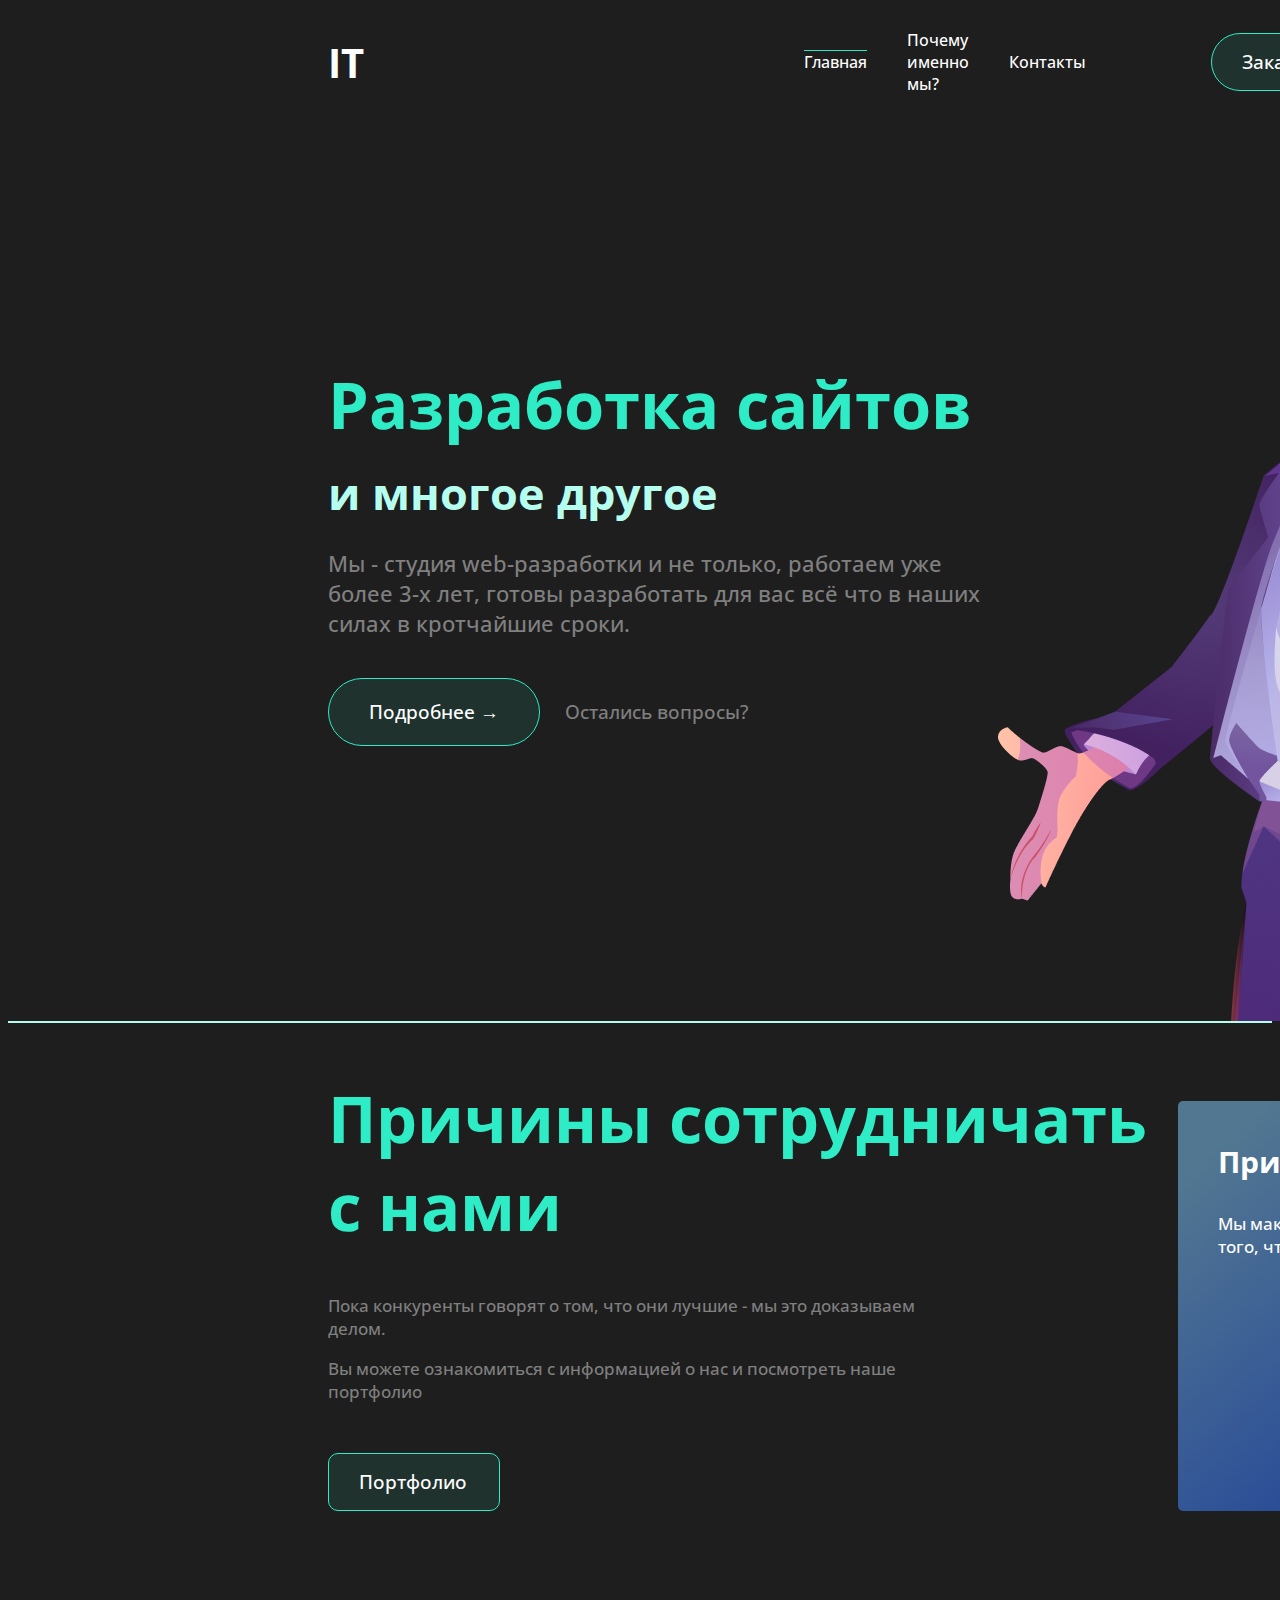
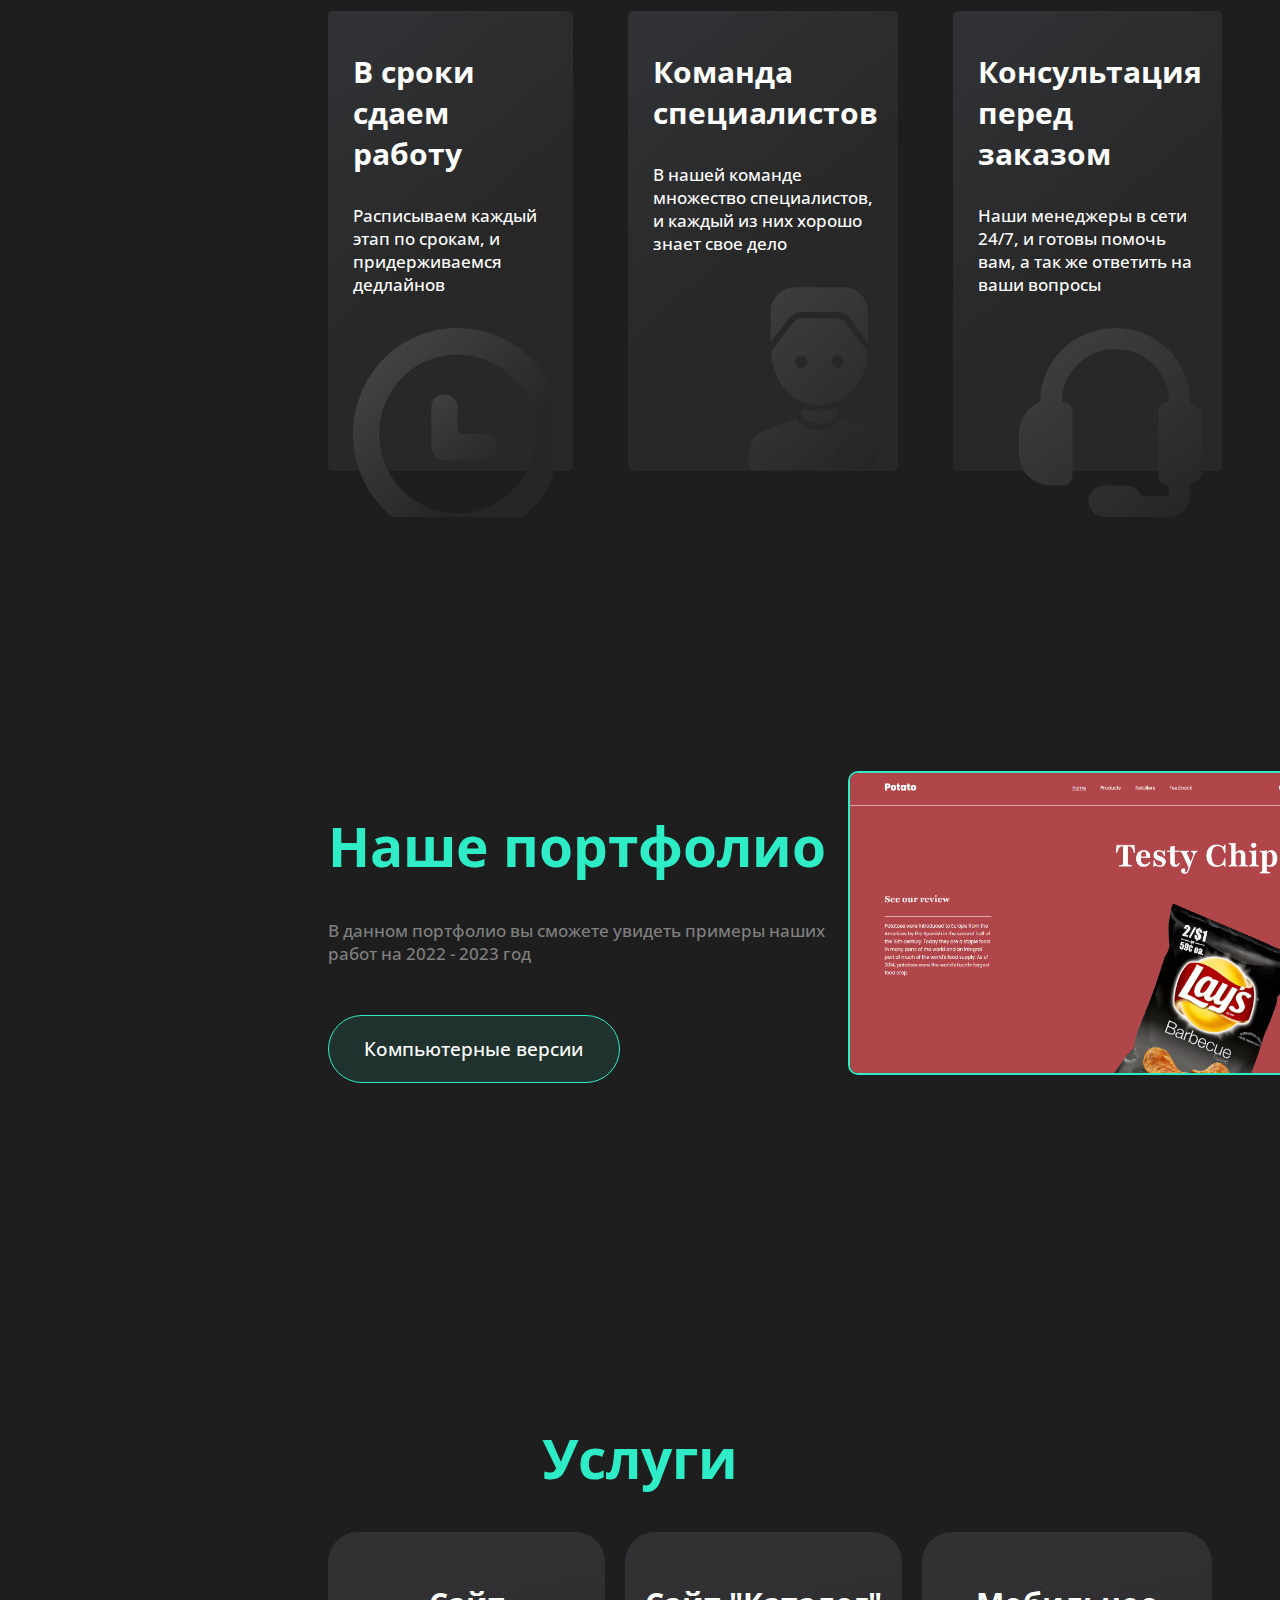
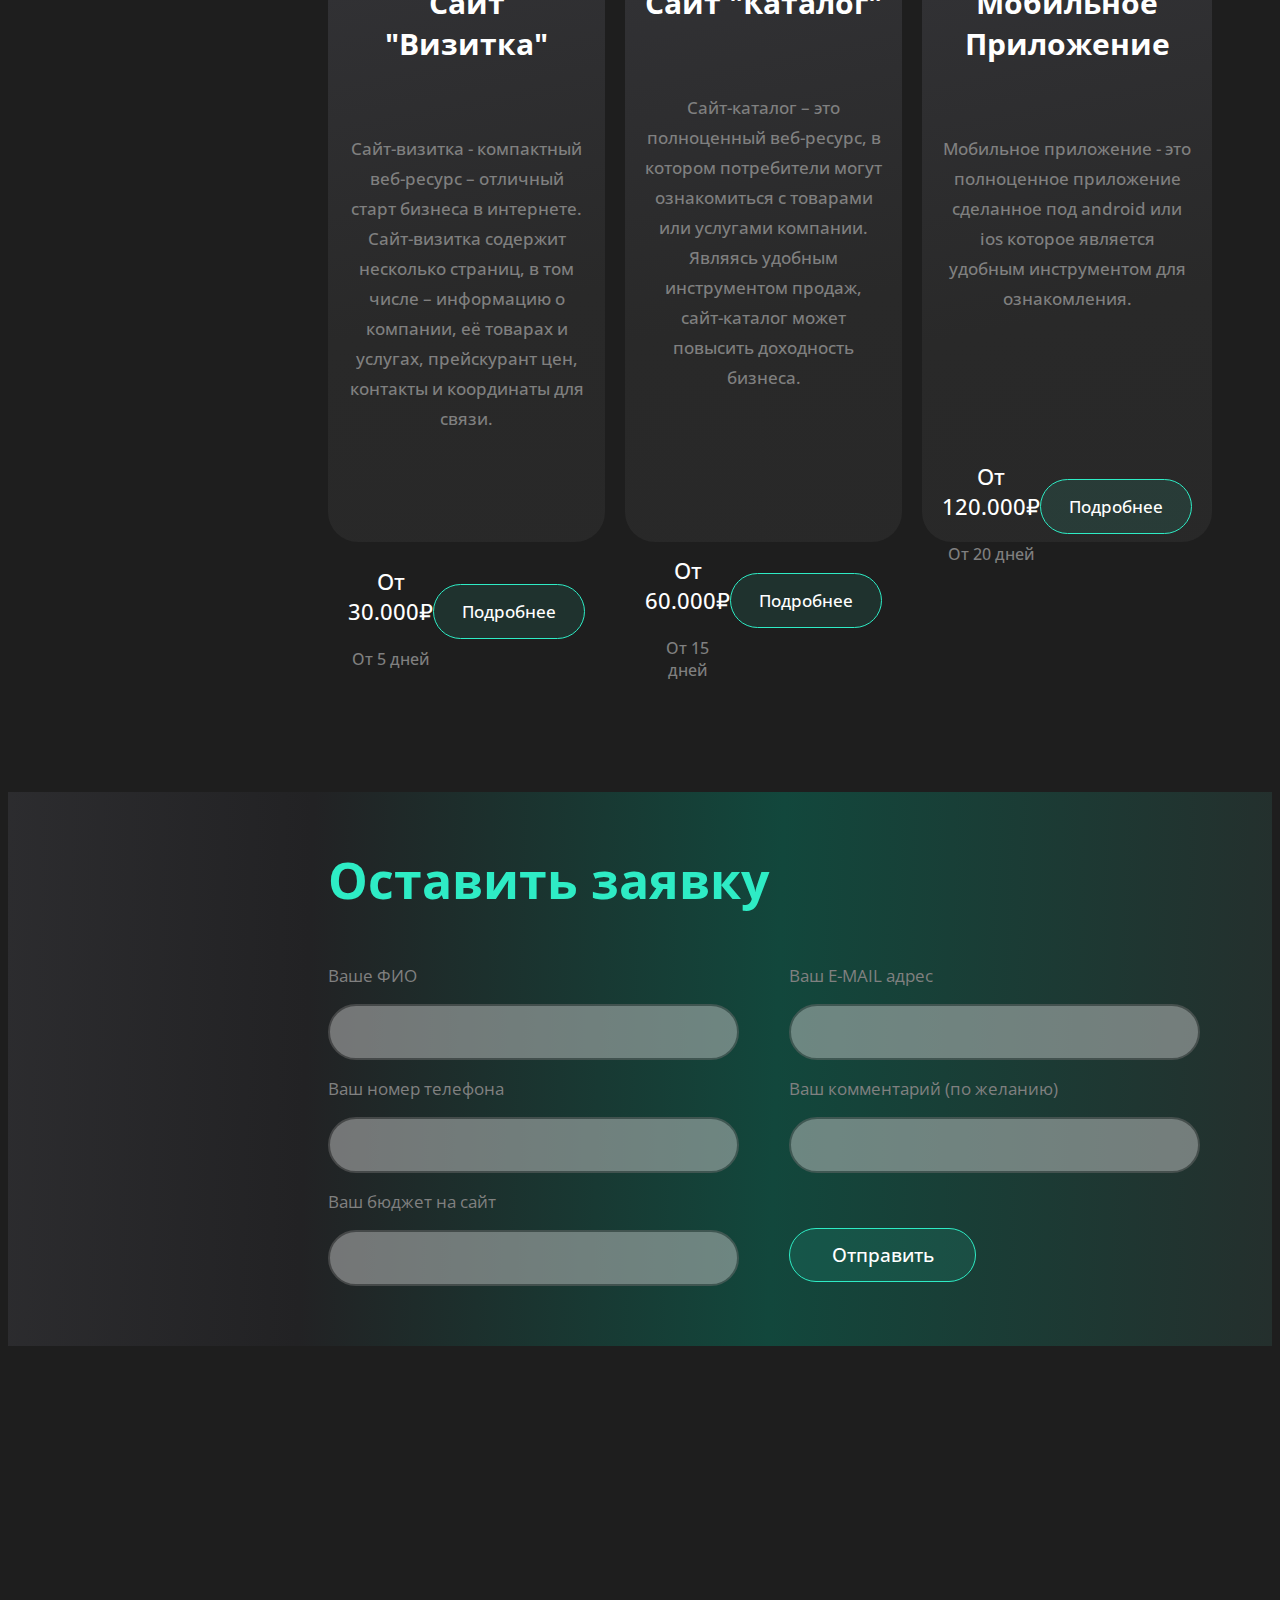
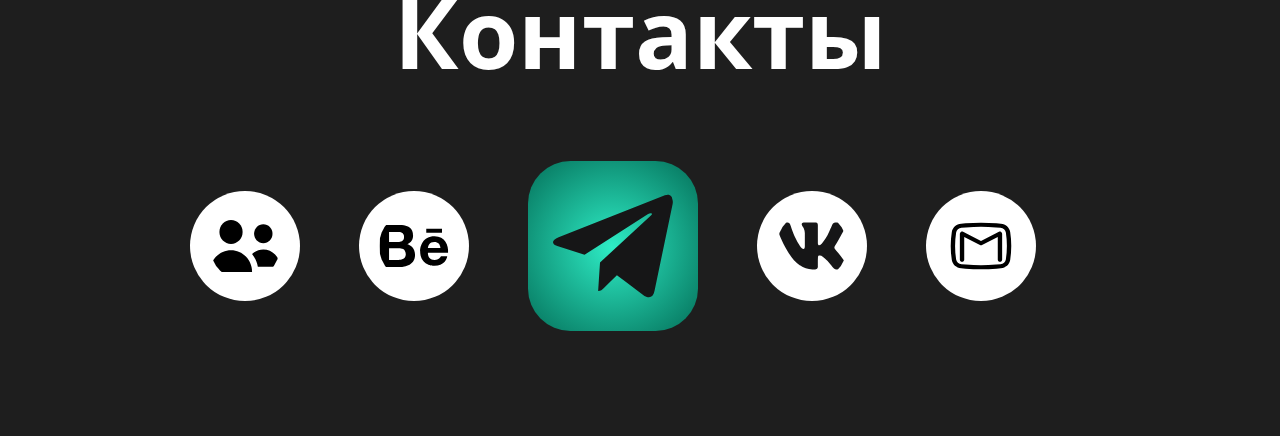
<file: index.html>
<!DOCTYPE html>
<html lang="en">
<head>
    <meta charset="UTF-8">
    <meta http-equiv="X-UA-Compatible" content="IE=edge">
    <meta name="viewport" content="width=device-width, initial-scale=1.0">

    <link rel="preconnect" href="https://fonts.googleapis.com">
    <link rel="preconnect" href="https://fonts.gstatic.com" crossorigin>
    <link href="https://fonts.googleapis.com/css2?family=Open+Sans:wght@400;500;600;700;800&display=swap" rel="stylesheet">

    <link rel="stylesheet" href="style.css">

    <title>IT</title>
</head>
<body>
    <div class="main">
        <header class="header">
            <div class="header-container">
                <div class="h1-container">
                    <h1 class="h1-content">IT</h1>
                </div>
                <ul class="ul-container">
                    <li class="li-container">
                        <a href="" class="a-content">
                            Главная
                        </a>
                    </li>

                    <li class="li-container">
                        <a href="#plus" class="a-content1">
                            Почему именно мы?
                        </a>
                    </li>

                    <li class="li-container">
                        <a href="#contacts" class="a-content1">
                            Контакты
                        </a>
                    </li>
                </ul>

                <div class="button-container">
                    <a href="#order" class="button-content">Заказать</a>
                </div>

            </div>
        </header>

        <div class="main-2">
            <div class="main-2-container-text">
                <div class="text-container">
                <div class="text-content-h">
                    <h1 class="main-2-h1">Разработка сайтов</h1>
                    <h2 class="main-2-h2">и многое другое</h2>
                </div>

                <div class="text-content-p">
                    <p>
                        Мы - студия web-разработки 
                        и не только, работаем уже 
                        более 3-х лет, готовы разработать 
                        для вас всё что в наших силах 
                        в кротчайшие сроки.
                    </p>
                </div>
                </div>

                <div class="main-2-button-container">
                    <div class="button-1">
                        <a href="#plus" class="button-content-1">Подробнее →</a>
                    </div>

                    <div class="button-2">
                        <a href="" class="button-content-2">Остались вопросы?</a>
                    </div>
                        
                </div>
            </div>

            <div class="main-2-img">
                <img src="img/man.png" alt="">
            </div>
        </div>

        <hr class="hr" size="2" color="#B5FEEF">

        <div class="main-3">
            <div class="main-3-content-container">

            
            <div class="main-3-container-text">
                <div class="text-container-3" id="plus">
                    <div class="text-content-h-3">
                        <h1 class="main-2-h1">Причины сотрудничать с нами</h1>
                        <div class="text-content-p-3">
                            <p>
                                Пока конкуренты говорят о том, 
                                что они лучшие - мы это доказываем делом.
                            </p>
                            <p>
                                Вы можете ознакомиться с информацией 
                                о нас и посмотреть наше портфолио
                            </p>
                        </div>
                    </div>
                </div>
                <div class="main-3-button-container">
                    <div class="button-3">
                        <a href="#portfolio" class="button-content-3">Портфолио</a>
                    </div>
                </div>
                
            </div>  

            <div class="card-container">
                <div class="card">
                    <h3 class="card-h3">Приемлимые цены</h3>
                    <p class="card-p">
                        Мы максимально оптимизируем 
                        наш труд, для того, чтобы 
                        цены были доступными
                    </p>
                    <div class="card-img">
                        <img src="svg/Vector.svg">
                    </div>
                </div>
            </div>
    </div>

    <div class="cards-container-2">
        <div class="card2">
            <div class="card2-content">
                <h3 class="card-h3">В сроки сдаем работу</h3>
                <p class="card-p">
                    Расписываем каждый этап 
                    по срокам, и придерживаемся 
                    дедлайнов
                </p>
                <div class="card-img">
                    <img src="svg/Group 15.svg">
                </div>
            </div>
        </div>

        <div class="card2">
            <div class="card2-content">
                <h3 class="card-h3">Команда специалистов</h3>
                <p class="card-p">
                    В нашей команде множество 
                    специалистов, и каждый 
                    из них хорошо знает свое дело
                </p>
                <div class="card-img">
                    <img src="svg/Vector (1).svg">
                </div>
            </div>
        </div>

        <div class="card2">
            <div class="card2-content">
                <h3 class="card-h3">Консультация перед заказом</h3>
                <p class="card-p">
                    Наши менеджеры в сети 24/7,
                    и готовы помочь вам, 
                    а так же ответить на ваши вопросы
                </p>
                <div class="card-img">
                    <img src="svg/Vector (2).svg">
                </div>
            </div>
        </div>

    </div>

</div>

    <div class="main-4" id="portfolio">
        <div class="main-4-container-2" >
            <div class="main-4-container">
                <div class="main-4-container-text">
                    <div class="main-4-container-h">
                        <h1 class="main-4-h1">Наше портфолио</h1>
                    </div>
                    <div class="main-4-container-p">
                        <p class="main-4-p">
                            В данном портфолио вы сможете
                            увидеть примеры наших работ на 2022 - 2023 год
                        </p>
                    </div>
                </div>
        
                <div class="main-4-button-container">
                    <div class="main-4-button-1">
                        <a href="Сайт/index.html" class="button-content-4">Компьютерные версии</a>
                    </div>
                </div>
            </div>
            <div class="main-4-img-container">
                <img class="main-4-img" src="img/p.png">
            </div>
        </div>
    </div>

    <div class="main-5">
        <div class="main-5-container-2" id="order">
            <div class="main-5-container">
                <div class="main-5-container-text">
                    <div class="main-5-container-h">
                        <h1 class="main-5-h1">Услуги</h1>
                    </div>
                </div>
            </div>

            <div class="cards-container-5">
                <div class="card-5">
                    <div class="card-text-container-5">
                    <h3 class="card-h3-5">Сайт "Визитка"</h3>
                    <p class="card-p-5">
                        Сайт-визитка - компактный веб-ресурс
                        – отличный старт бизнеса в интернете. 
                        Сайт-визитка содержит несколько страниц, 
                        в том числе – информацию о компании, её 
                        товарах и услугах, прейскурант цен, 
                        контакты и координаты для связи.
                    </p>
                </div>

                <div class="card-button-container">
                    <div class="card-button-text-content">
                        <p class="p-main-5-button-container">От 30.000₽</p>
                        <p class="p-main-5-button-container2">От 5 дней</p>
                    </div>
                    <div class="button-content-main-5">
                        <a href="example1.html" target="_blank" class="button-content-5">Подробнее</a>
                    </div>
                </div>
            </div>
            <div class="card-5">
                <div class="card-text-container-5">
                <h3 class="card-h3-5">Сайт "Каталог"</h3>
                <p class="card-p-5">
                    Сайт-каталог – это полноценный веб-ресурс, 
                    в котором потребители могут ознакомиться 
                    с товарами или услугами компании. Являясь 
                    удобным инструментом продаж, сайт-каталог 
                    может повысить доходность бизнеса.
                </p>
            </div>

            <div class="card-button-container1">
                <div class="card-button-text-content">
                    <p class="p-main-5-button-container">От 60.000₽</p>
                    <p class="p-main-5-button-container2">От 15 дней</p>
                </div>
                <div class="button-content-main-5">
                    <a href="example2.html" target="_blank" class="button-content-5">Подробнее</a>
                </div>
            </div>
            </div>

            <div class="card-5">
                <div class="card-text-container-5">
                <h3 class="card-h3-5">Мобильное Приложение</h3>
                <p class="card-p-5">
                    Мобильное приложение - это полноценное приложение
                    сделанное под android или ios которое является удобным
                    инструментом для ознакомления.
                </p>
            </div>

            <div class="card-button-container2">
                <div class="card-button-text-content">
                    <p class="p-main-5-button-container">От 120.000₽</p>
                    <p class="p-main-5-button-container2">От 20 дней</p>
                </div>
                <div class="button-content-main-5">
                    <a href="example3.html" target="_blank" class="button-content-5">Подробнее</a>
                </div>
            </div>
            </div>
        </div>
    </div>
    </div>

    <footer class="footer" id="application">
        <form action="">
            <h1 class="footer-h1">Оставить заявку</h1>
            <div class="footer-main">


            <div class="main-footer-container">
                <div class="footer-input-text-user">
                    <h3 class="footer-input-h3">Ваше ФИО</h3>
                    <input type="text" class="footer-input-text">
                </div>
    
                <div class="footer-input-text-number">
                    <h3 class="footer-input-h3">Ваш номер телефона</h3>
                    <input type="tel" class="footer-input-text">
                </div>
    
                <div class="footer-input-text-money">
                    <h3 class="footer-input-h3">Ваш бюджет на сайт</h3>
                    <input type="text" class="footer-input-text">
                </div>
            </div>

            <div class="main2-footer-container">
                <div class="footer-input-text-user">
                    <h3 class="footer-input-h3">Ваш E-MAIL адрес</h3>
                    <input type="text" class="footer-input-text">
                </div>
    
                <div class="footer-input-text-number">
                    <h3 class="footer-input-h3">Ваш комментарий (по желанию)</h3>
                    <input type="tel" class="footer-input-text">
                </div>

                <div class="footer-button">
                    <a href="" class="button-content-6">Отправить</a>
                </div>
            </div>
        </div>
        </form>
    </footer>

    <footer class="footer-2">
        <div id="contacts">
            <h1 class="footer-2-h1">Контакты</h1>
        </div>

        <div class="footer-2-img">
            <img class="img-contact" src="svg/Group.svg">
            <img class="img-contact" src="svg/Vector (3).svg">
            <img class="img-contact-1" src="svg/Telegram.svg">
            <img class="img-contact" src="svg/Vector (4).svg">
            <img class="img-contact" src="svg/gmail-svgrepo-com 1.svg">
        </div>
        
    </footer>
</body> 
</html>

<!-- https://www.figma.com/file/ZRawy7970vwUWhiEQ3cekz/Untitled-(Copy)?type=design&node-id=0-1&t=0GCmTn3XZnlbgDU2-0 -->
</file>
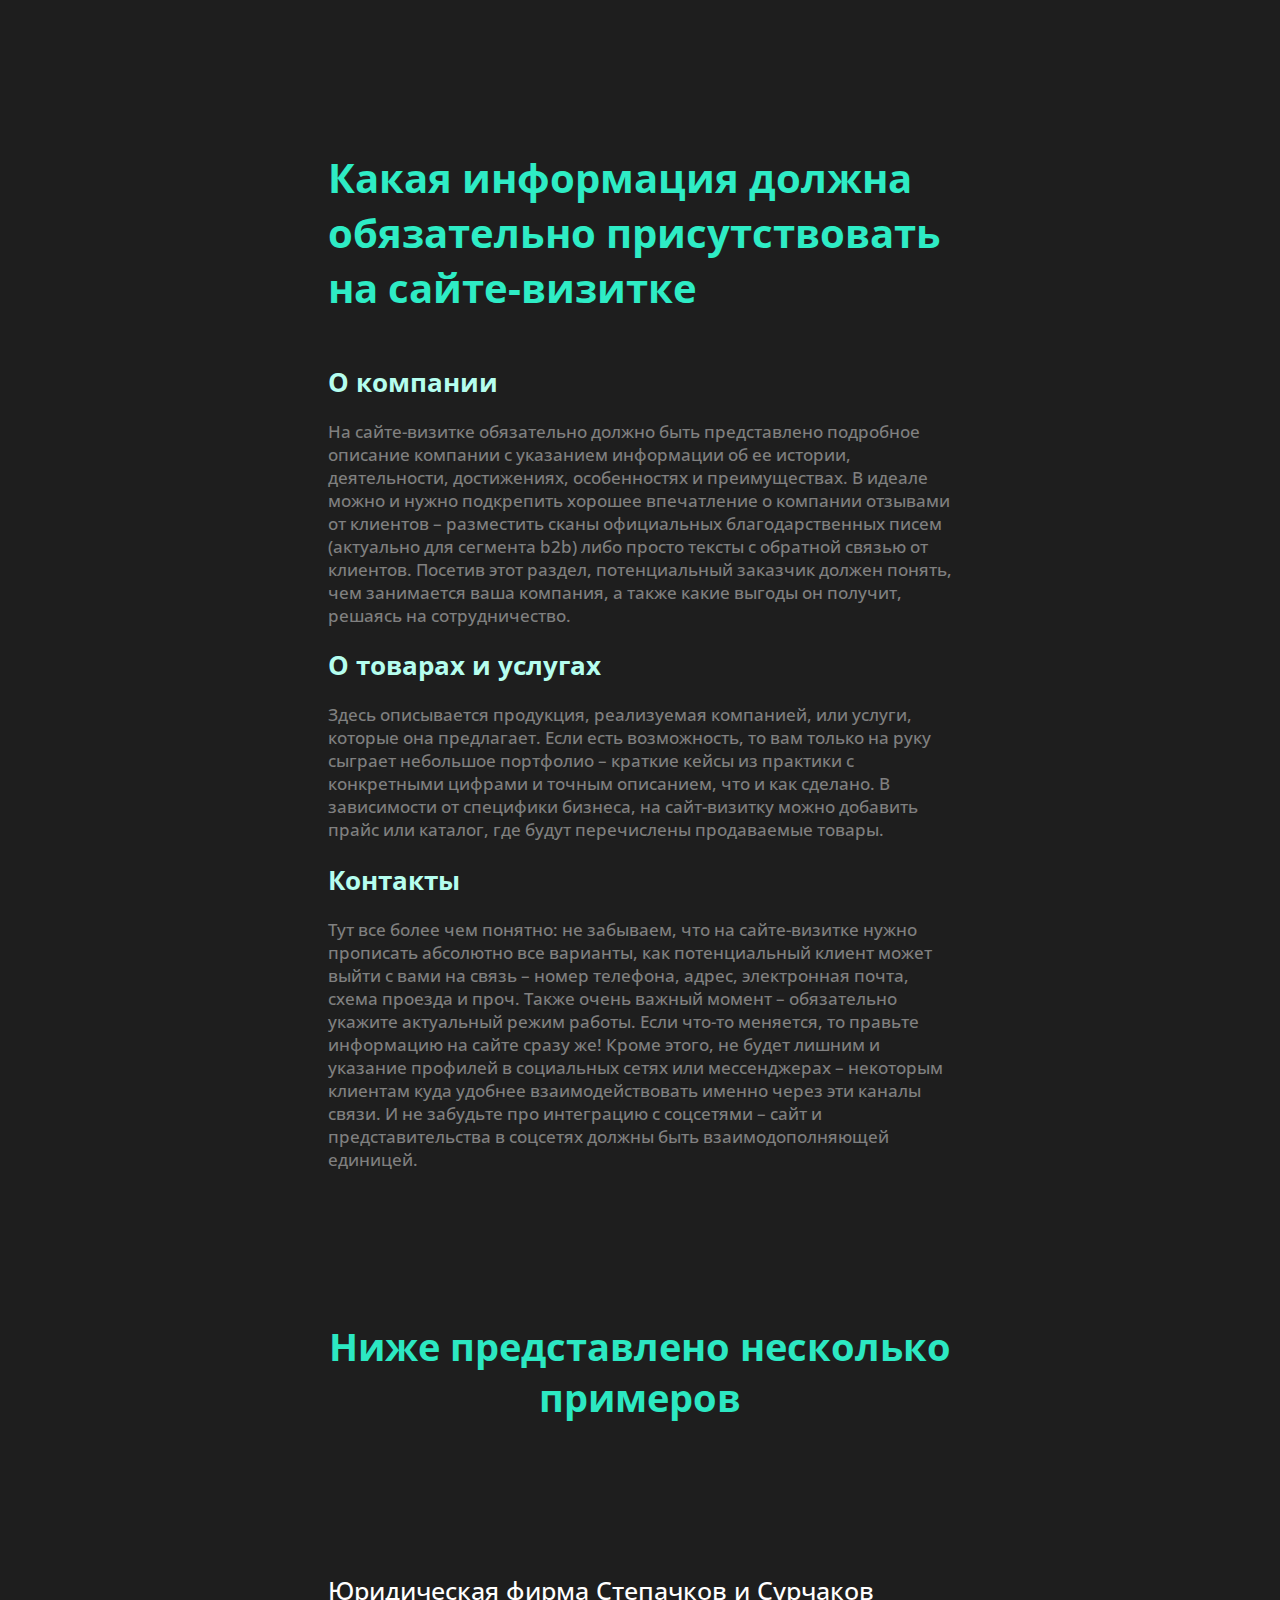
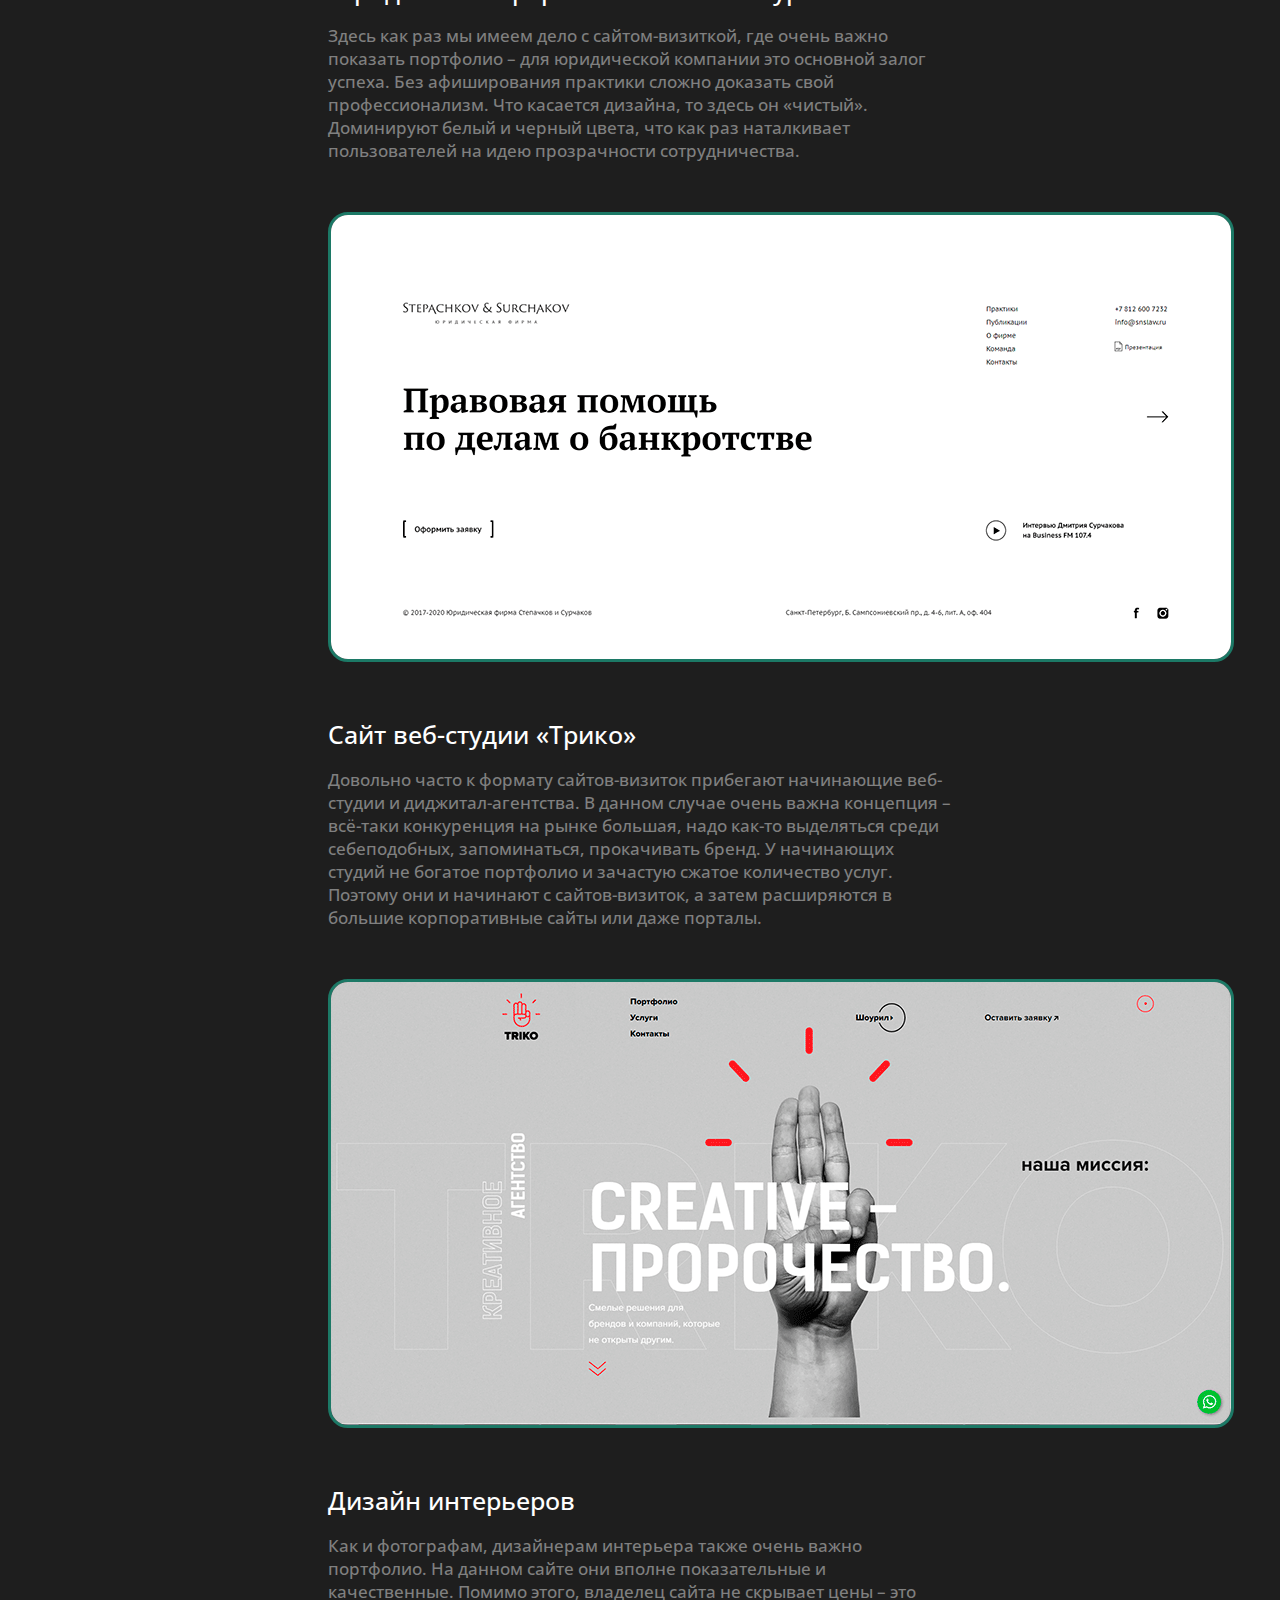
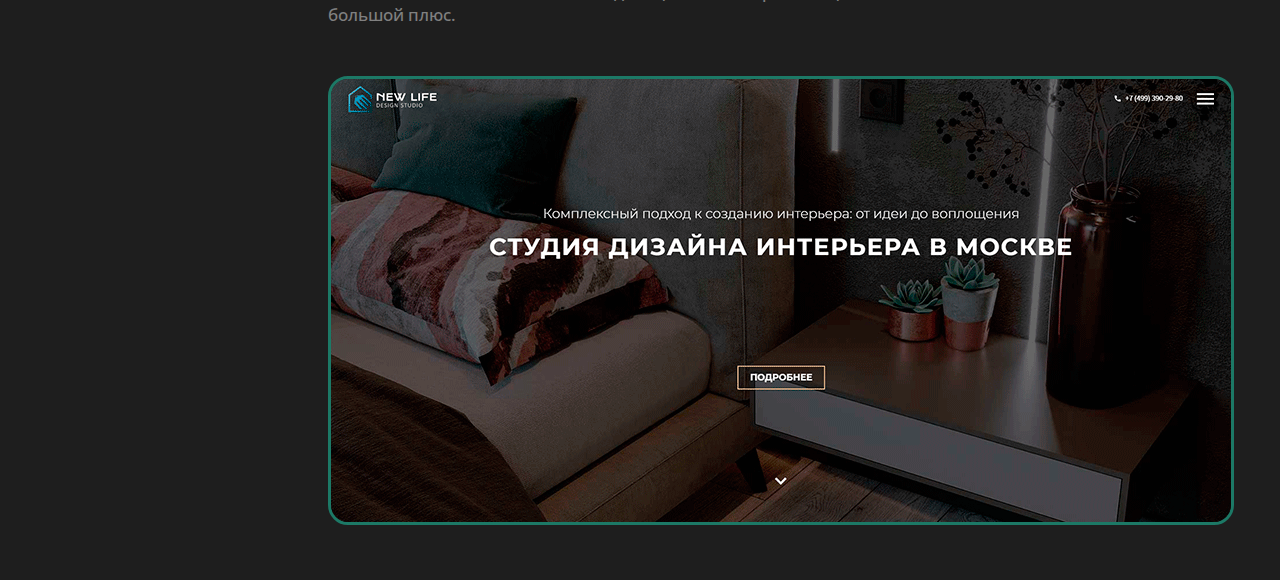
<file: example1.html>
<!DOCTYPE html>
<html lang="en">
<head>
    <meta charset="UTF-8">
    <meta http-equiv="X-UA-Compatible" content="IE=edge">
    <meta name="viewport" content="width=device-width, initial-scale=1.0">

    <link rel="preconnect" href="https://fonts.googleapis.com">
    <link rel="preconnect" href="https://fonts.gstatic.com" crossorigin>
    <link href="https://fonts.googleapis.com/css2?family=Open+Sans:wght@400;500;600;700;800&display=swap" rel="stylesheet">
    
    <link rel="stylesheet" href="style2.css">
    
    <title>Сайт "Визитка"</title>
</head>

<body>

    <div class="main2">
        <div class="h1-container-2">
            <h1>
                Какая информация должна 
                обязательно присутствовать 
                на сайте-визитке
            </h1>
        </div>
        <div class="h2-container">
            <h2>О компании</h2>
        </div>
        <div class="p-container">
            <p>
                На сайте-визитке 
                обязательно должно быть 
                представлено подробное описание 
                компании с указанием информации 
                об ее истории, деятельности, 
                достижениях, особенностях и 
                преимуществах. В идеале можно 
                и нужно подкрепить хорошее впечатление 
                о компании отзывами от клиентов – разместить 
                сканы официальных благодарственных писем 
                (актуально для сегмента b2b) либо просто 
                тексты с обратной связью от клиентов. 
                Посетив этот раздел, потенциальный заказчик 
                должен понять, чем занимается ваша компания, 
                а также какие выгоды он получит, решаясь на 
                сотрудничество.
            </p>
        </div>
        <div class="h2-container">
            <h2>О товарах и услугах</h2>
        </div>

        <div class="p-container">
            <p>
                Здесь описывается продукция, 
                реализуемая компанией, или услуги, 
                которые она предлагает. Если есть 
                возможность, то вам только на руку 
                сыграет небольшое портфолио – краткие 
                кейсы из практики с конкретными цифрами
                и точным описанием, что и как сделано. 
                В зависимости от специфики бизнеса, на 
                сайт-визитку можно добавить прайс или каталог, 
                где будут перечислены продаваемые товары.
            </p>
        </div>

        <div class="h2-container">
            <h2>Контакты</h2>
        </div>

        <div class="p-container">
            <p>
                Тут все более чем понятно: 
                не забываем, что на сайте-визитке 
                нужно прописать абсолютно все варианты, 
                как потенциальный клиент может выйти с 
                вами на связь – номер телефона, адрес, 
                электронная почта, схема проезда и проч. 
                Также очень важный момент – обязательно 
                укажите актуальный режим работы. Если что-то 
                меняется, то правьте информацию на сайте сразу 
                же! Кроме этого, не будет лишним и указание профилей 
                в социальных сетях или мессенджерах – некоторым клиентам 
                куда удобнее взаимодействовать именно через эти каналы 
                связи. И не забудьте про интеграцию с соцсетями – сайт 
                и представительства в соцсетях должны быть 
                взаимодополняющей единицей.
            </p>
        </div>

        <div class="h2-container-2">
            <h2>Ниже представлено несколько примеров</h2>
        </div>

        <div class="img-example">
            <div class="example-1">
                <a class="a-link" target="_blank" href="https://snslaw.ru/">Юридическая фирма Степачков и Сурчаков</a>
                <p class="img-p-content">
                    Здесь как раз мы имеем дело с 
                    сайтом-визиткой, где очень важно 
                    показать портфолио – для юридической 
                    компании это основной залог успеха. 
                    Без афиширования практики сложно доказать 
                    свой профессионализм. Что касается дизайна, 
                    то здесь он «чистый». Доминируют белый и 
                    черный цвета, что как раз наталкивает 
                    пользователей на идею прозрачности сотрудничества.
                </p>
                <div class="img-container">
                    <img src="img/site-visit-2.webp" class="img-center">
                </div>
            </div>
            
            <div class="example-2">
                <a class="a-link" target="_blank" href="https://triko.agency/">Сайт веб-студии «Трико»</a>
                <p class="img-p-content">
                    Довольно часто к формату сайтов-визиток 
                    прибегают начинающие веб-студии и 
                    диджитал-агентства. В данном случае 
                    очень важна концепция – всё-таки 
                    конкуренция на рынке большая, надо 
                    как-то выделяться среди себеподобных, 
                    запоминаться, прокачивать бренд. У начинающих 
                    студий не богатое портфолио и зачастую сжатое 
                    количество услуг. Поэтому они и начинают с 
                    сайтов-визиток, а затем расширяются в большие 
                    корпоративные сайты или даже порталы.
                </p>
                <div class="img-container">
                    <img src="img/site-visit-5.webp" class="img-center">
                </div>
            </div>

            <div class="example-3">
                <a class="a-link" target="_blank" href="https://designinterior.moscow/">Дизайн интерьеров</a>
                <p class="img-p-content">
                    Как и фотографам, дизайнерам интерьера 
                    также очень важно портфолио. На данном 
                    сайте они вполне показательные и качественные. 
                    Помимо этого, владелец сайта не скрывает цены 
                    – это большой плюс.
                </p>
                <div class="img-container">
                    <img src="img/site-visit-8.webp" class="img-center">
                </div>
            </div>
        </div>
    </div>

</body>
</html>
</file>
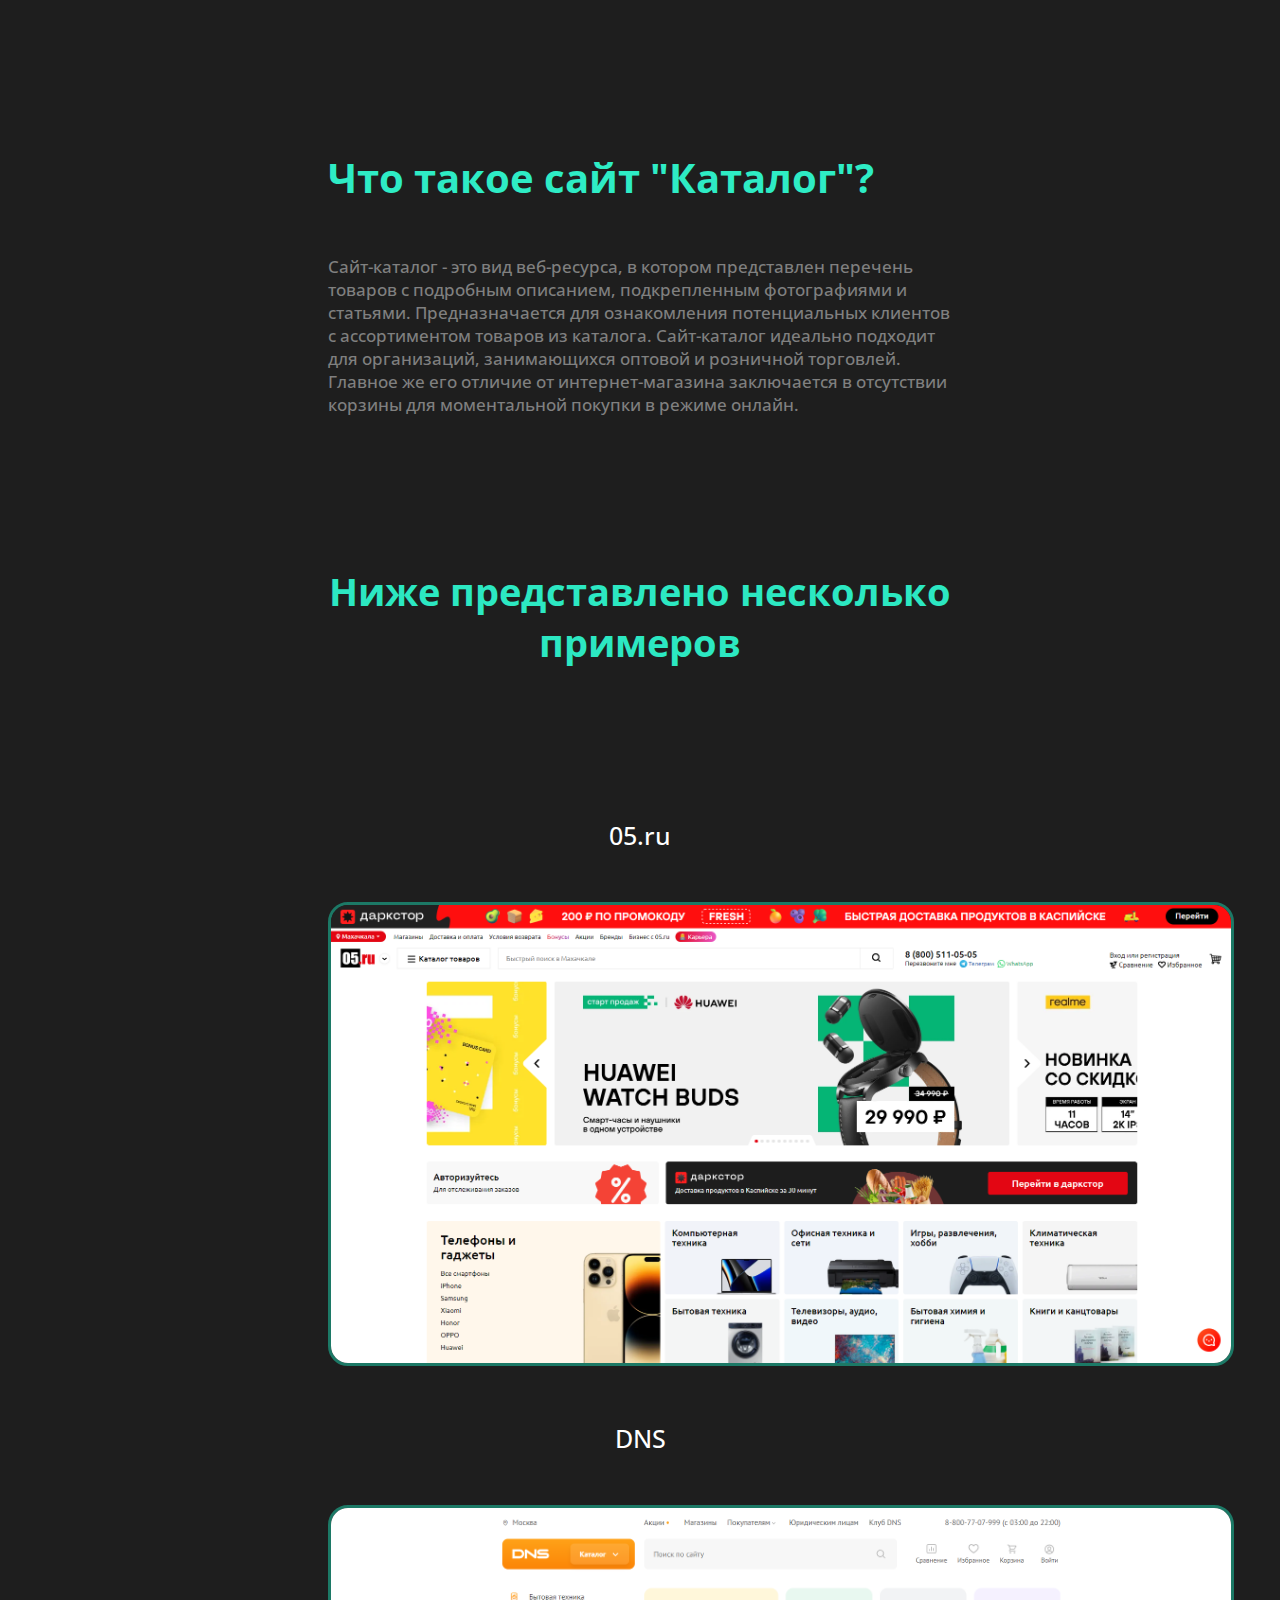
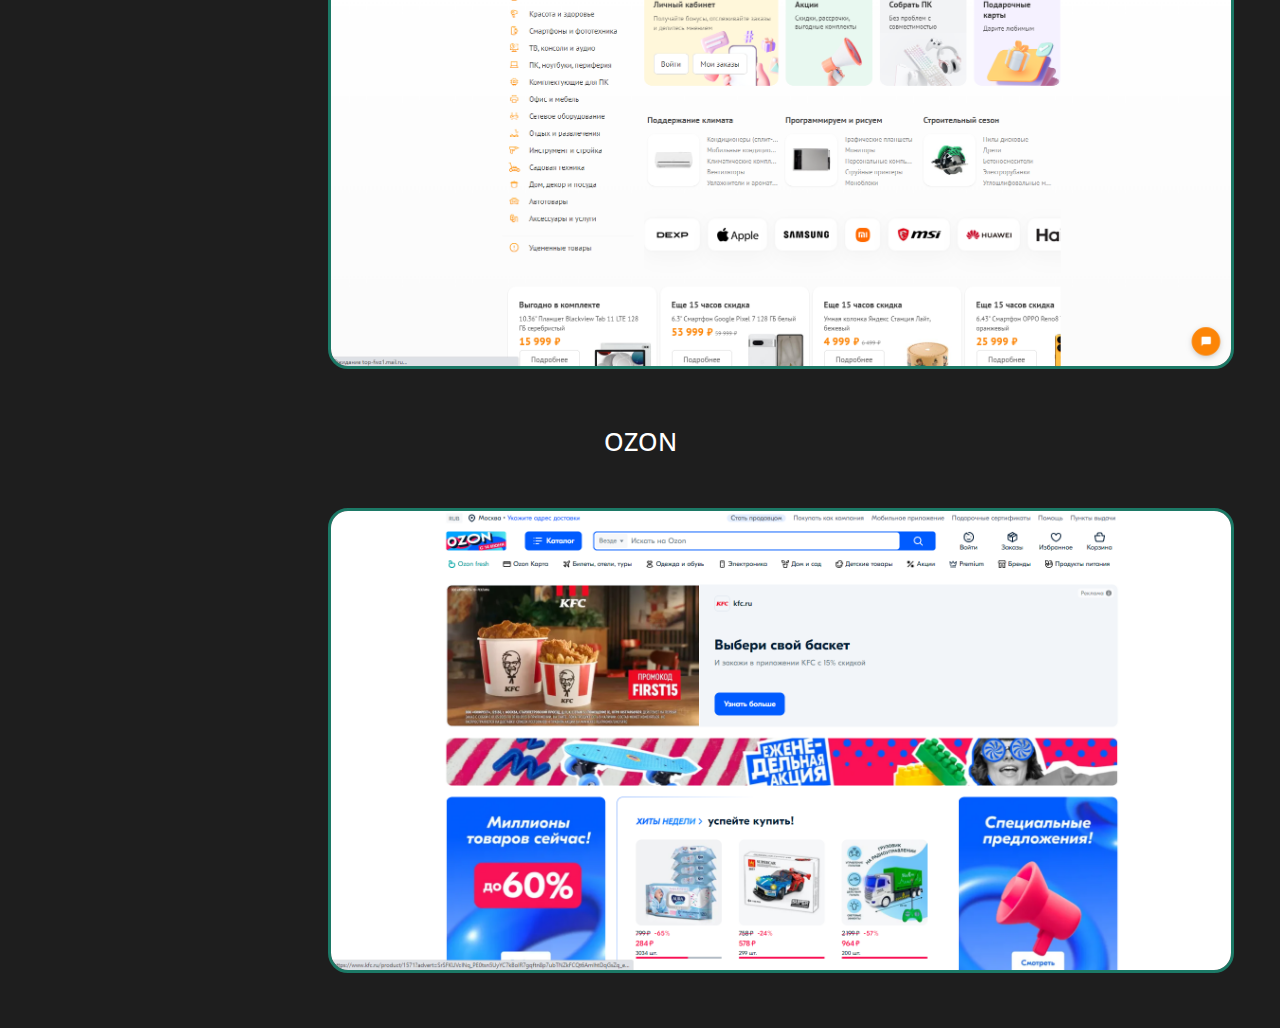
<file: example2.html>
<!DOCTYPE html>
<html lang="en">
<head>
    <meta charset="UTF-8">
    <meta http-equiv="X-UA-Compatible" content="IE=edge">
    <meta name="viewport" content="width=device-width, initial-scale=1.0">
    
    <link rel="preconnect" href="https://fonts.googleapis.com">
    <link rel="preconnect" href="https://fonts.gstatic.com" crossorigin>
    <link href="https://fonts.googleapis.com/css2?family=Open+Sans:wght@400;500;600;700;800&display=swap" rel="stylesheet">

    <link rel="stylesheet" href="style3.css">
    
    <title>Сайт "Каталог"</title>
</head>
<body>
    <div class="main2">
        <div class="h1-container-2">
            <h1>
                Что такое сайт "Каталог"?
            </h1>
        </div>
        <div class="p-container">
            <p>
                Сайт-каталог - это вид веб-ресурса, в 
                котором представлен перечень товаров с 
                подробным описанием, подкрепленным фотографиями 
                и статьями. Предназначается для ознакомления 
                потенциальных клиентов с ассортиментом товаров 
                из каталога. Сайт-каталог идеально подходит 
                для организаций, занимающихся оптовой и розничной 
                торговлей. Главное же его отличие от 
                интернет-магазина заключается в отсутствии 
                корзины для моментальной покупки в режиме онлайн.
            </p>
        </div>

        <div class="h2-container-2">
            <h2>Ниже представлено несколько примеров</h2>
        </div>
        
        <div class="img-example">
            <div class="example-1">
                <a class="a-link" target="_blank" href="https://05.ru/">05.ru</a>

                <div class="img-container">
                    <img src="img/1.png" class="img-center-1">
                </div>
            </div>
            
            <div class="example-2">
                <a class="a-link" target="_blank" href="https://www.dns-shop.ru/">DNS</a>
                <div class="img-container">
                    <img src="img/2.png" class="img-center-1">
                </div>
            </div>

            <div class="example-3">
                <a class="a-link" target="_blank" href="https://www.ozon.ru/">OZON</a>
                <div class="img-container">
                    <img src="img/3.png" class="img-center-1">
                </div>
            </div>
        </div>
    </div>
</body>
</html>
</file>
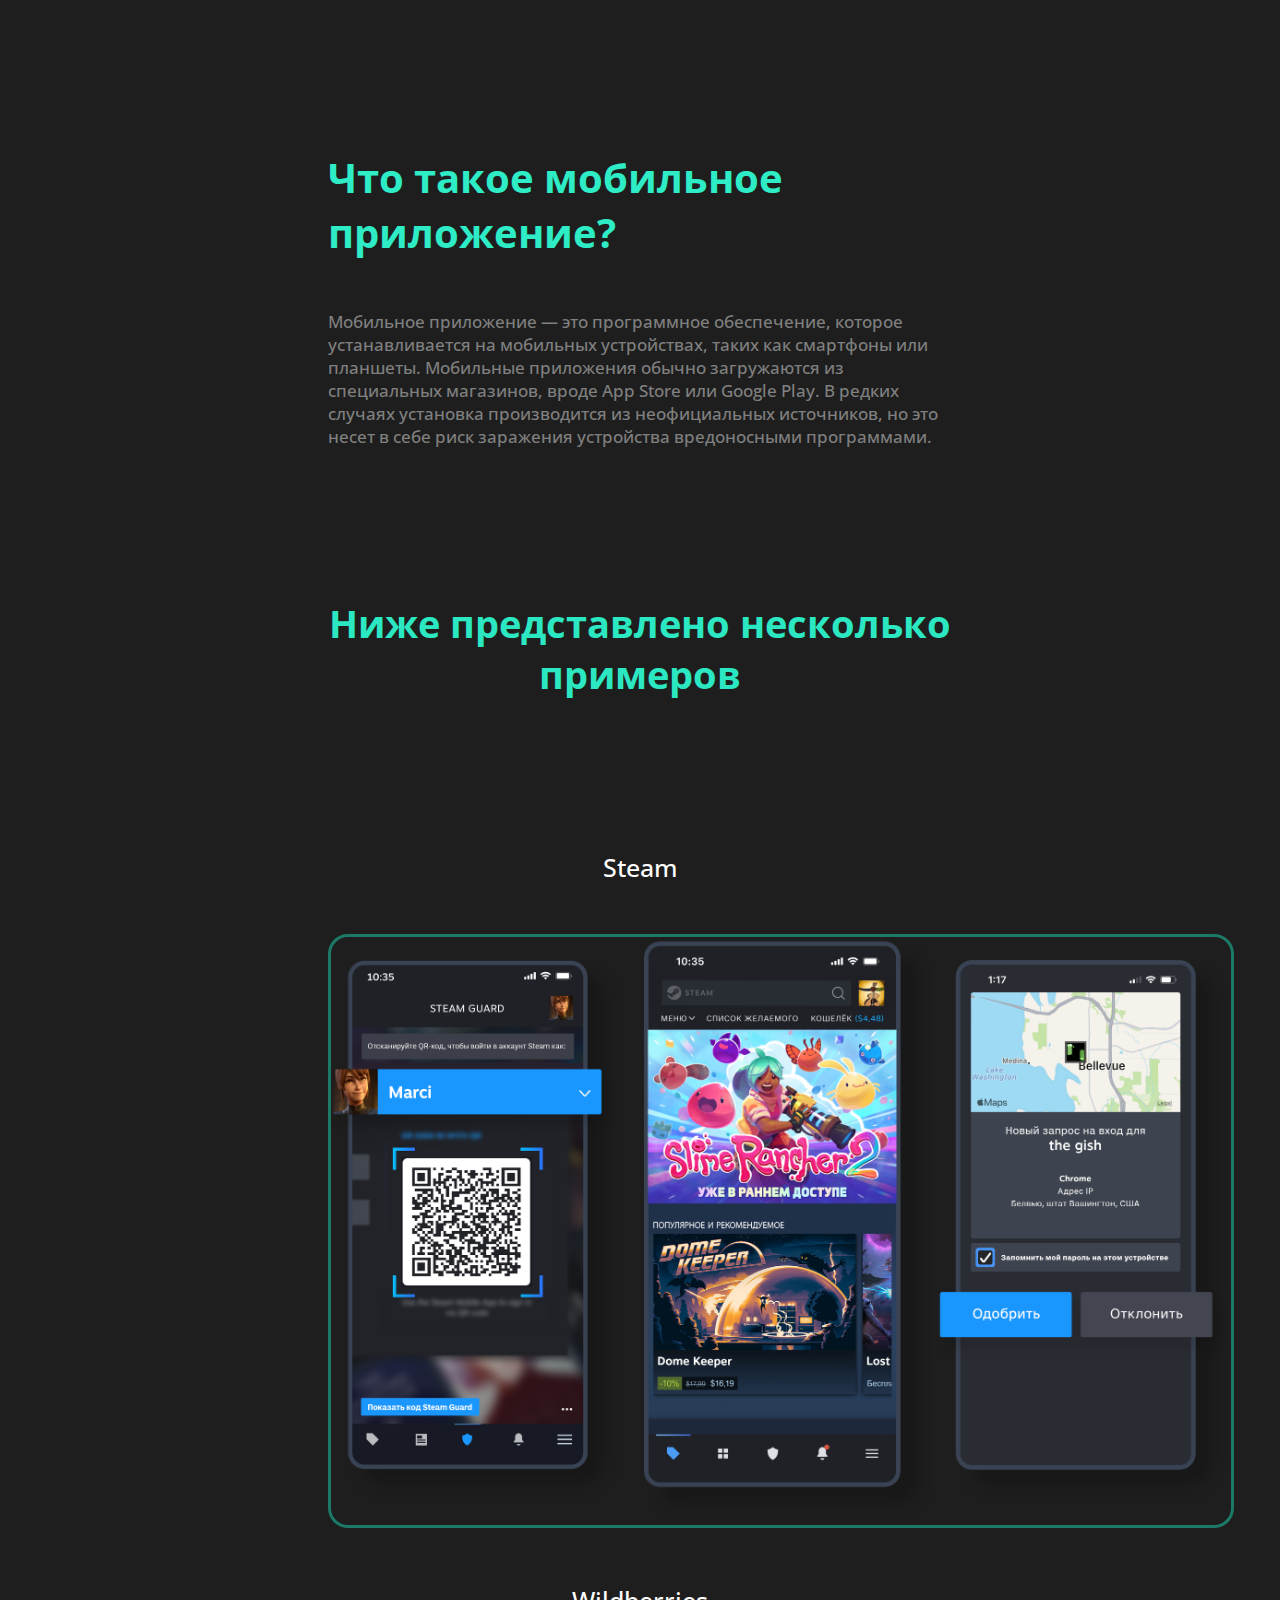
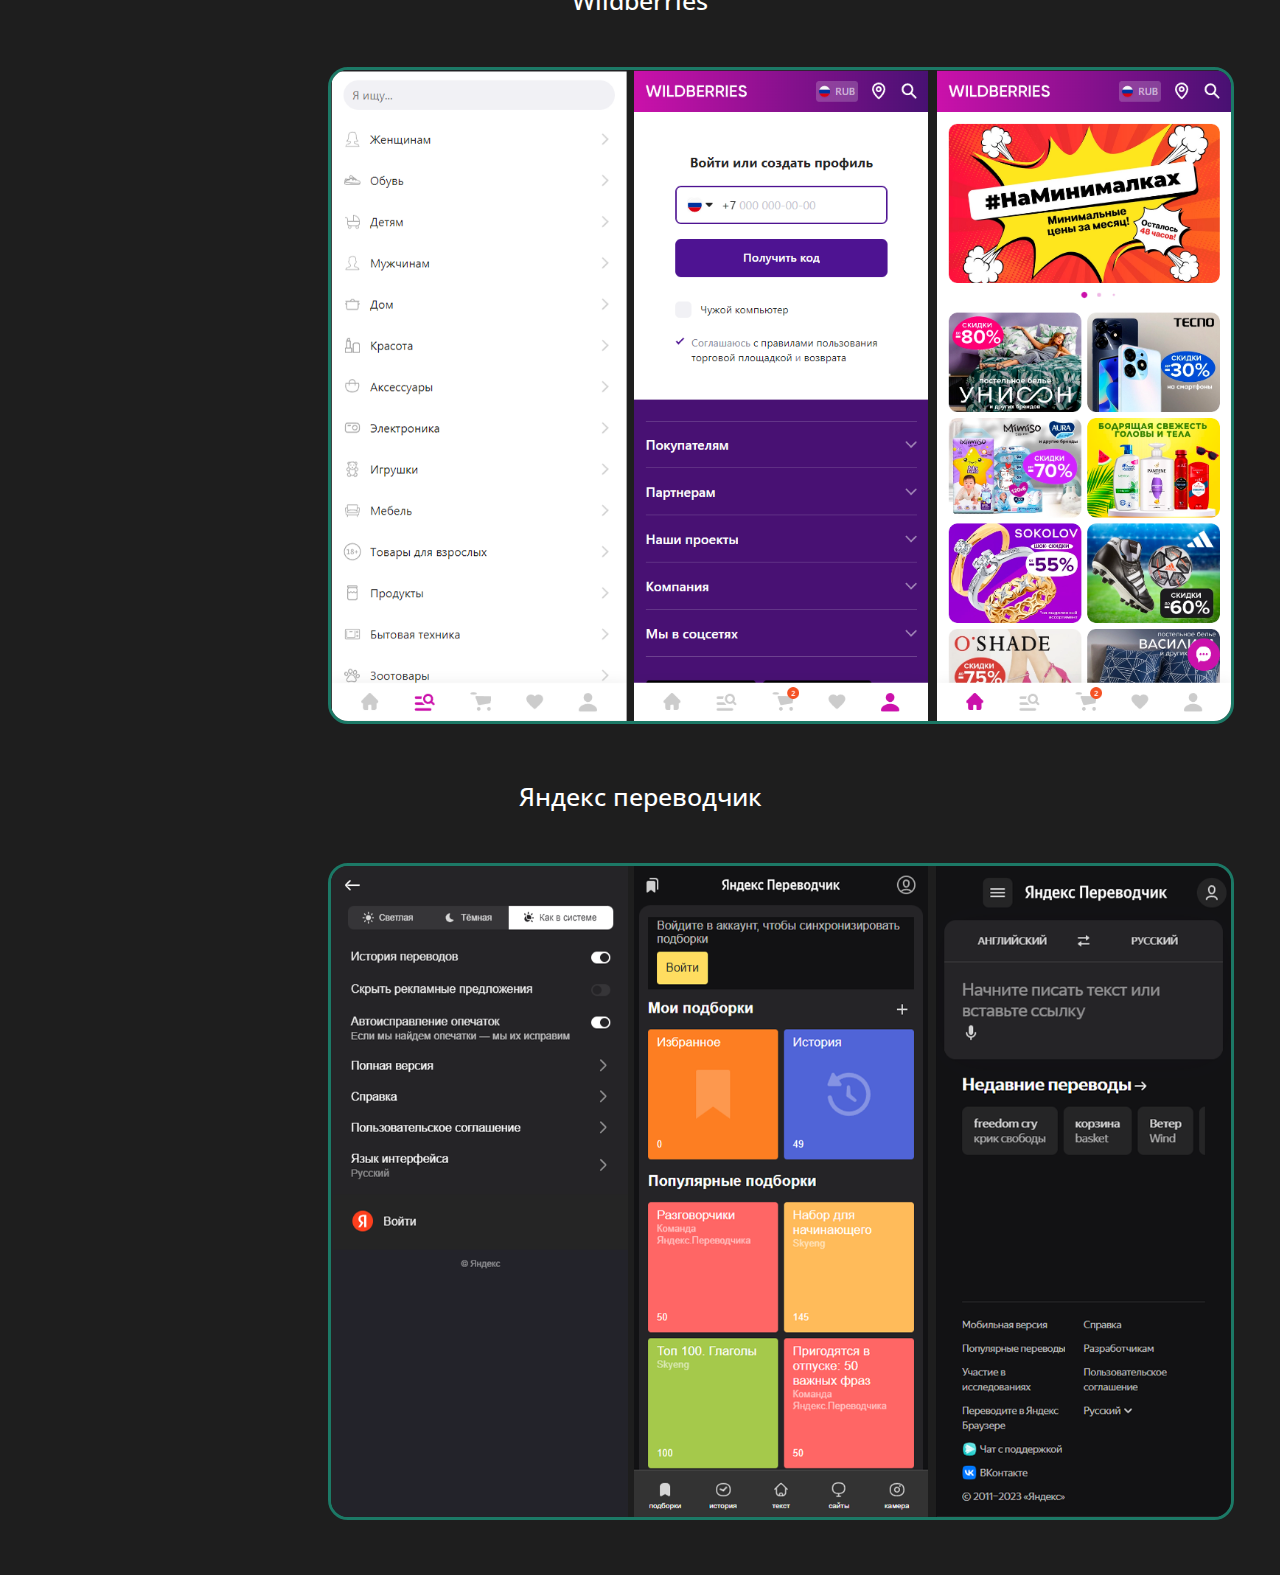
<file: example3.html>
<!DOCTYPE html>
<html lang="en">
<head>
    <meta charset="UTF-8">
    <meta http-equiv="X-UA-Compatible" content="IE=edge">
    <meta name="viewport" content="width=device-width, initial-scale=1.0">
    
    <link rel="preconnect" href="https://fonts.googleapis.com">
    <link rel="preconnect" href="https://fonts.gstatic.com" crossorigin>
    <link href="https://fonts.googleapis.com/css2?family=Open+Sans:wght@400;500;600;700;800&display=swap" rel="stylesheet">

    <link rel="stylesheet" href="style4.css">
    
    <title>Мобильное приложение</title>
</head>
<body>
    <div class="main2">
        <div class="h1-container-2">
            <h1>
                Что такое мобильное приложение?
            </h1>
        </div>
        <div class="p-container">
            <p>
                Мобильное приложение — это программное 
                обеспечение, которое устанавливается 
                на мобильных устройствах, таких как 
                смартфоны или планшеты. 
                Мобильные приложения обычно загружаются 
                из специальных магазинов, вроде App Store 
                или Google Play. В редких случаях установка 
                производится из неофициальных источников, но 
                это несет в себе риск заражения устройства 
                вредоносными программами. 
            </p>
        </div>

        <div class="h2-container-2">
            <h2>Ниже представлено несколько примеров</h2>
        </div>
        
        <div class="img-example">
            <div class="example-1">
                <a class="a-link" target="_blank" href="https://store.steampowered.com/mobile?l=russian">Steam</a>

                <div class="img-container">
                    <img src="img/4.png" class="img-center-1">
                </div>
            </div>
            
            

            <div class="example-3">
                <a class="a-link" target="_blank" href="https://www.wildberries.ru/lk/basket">Wildberries</a>
                <div class="img-container">
                    <img src="img/wild.png" class="img-center-1">
                </div>
            </div>

            <div class="example-2">
                <a class="a-link" target="_blank" href="https://translate.yandex.ru/">Яндекс переводчик</a>
                <div class="img-container">
                    <img src="img/yandex.png" class="img-center-1">
                </div>
            </div>
        </div>
    </div>
</body>
</html>
</file>
<file: style.css>
body {
    text-decoration: none;
    color: white;
    font-family: Open Sans;
    font-weight: 500;
    background: #1E1E1E;
}

a {
    text-decoration: none;
    color: white;
}

ul li {
    display: block;
    text-decoration: none;
}

.a-content {
    text-decoration: overline;
    text-decoration-color: #2CE8C2;
}

.a-content1 {
    text-decoration: none;
    text-decoration-color: transparent;
    transition-property: all;
    transition-duration: 0.6s;
}



.li-container {
    margin-right: 40px;
}

.header {
    padding-left: 320px;
    padding-right: 320px;
    display: flex;
}

.header-container {
    align-items: center;
    display: flex;
}

.ul-container {
    height: 50px;
    margin-left: 400px;
    align-items: center;
    display: flex;
}

.h1-content {
    font-size: 40px;
}

.button-container {
    margin-left: 85px;
}

.button-content {
    display: block;
    background: rgba(46, 236, 197, 0.1);
    border: 1.5px solid #2EECC5;
    padding-left: 30px;
    font-size: 19px;
    padding-right: 30px;
    padding-top: 15px;
    padding-bottom: 15px;
    border-radius: 50px;
    transition-property: all;
    transition-duration: 0.3s;
}



.main-2 {
    display: flex;
    margin-top: 60px;
    padding-left: 320px;
    padding-right: 320px;
}

.main-2-container-text {
    margin-top: 140px;
}

.text-content-h {
    margin-bottom: 55px;
}

.main-2-h1 {
    font-size: 65px;
    color: #2EECC5;    
}

.main-2-h2 {
    font-size: 45px;
    color: #B5FEEF;
    line-height: 1px;
}

.text-content-p {
    width: 670px;
    color: gray;
    line-height: 30px;
    font-size: 22px;
}

.text-container {
    margin-bottom: 40px;
}

.main-2-button-container {
    align-items: center;
    display: flex;
}

.button-content-1 {
    display: block;
    text-align: center;
    background: rgba(46, 236, 197, 0.1);
    border: 1.5px solid #2EECC5;
    padding-left: 35px;
    font-size: 19px;
    padding-right: 35px;
    padding-top: 20px;
    padding-bottom: 20px;
    border-radius: 50px;
    width: 140px;
    transition-property: all;
    transition-duration: 0.2s;
}



.button-content-2 {
    display: block;
    color: gray;
    font-size: 19px;
    transition-property: all;
    transition-duration: 0.1s;
}



.button-1 {
    margin-right: 25px;
}

.hr {
    margin-top: -5px;
}

.main-3 {
    padding-left: 320px;
    padding-right: 320px;
}

.main-3-content-container {
    display: flex;
}

.text-content-h-3 {
    width: 850px;
}

.text-content-p-3 {
    color: gray;
    font-size: 17px;
    width: 630px;
}

.button-content-3 {
    display: block;
    background: rgba(46, 236, 197, 0.1);
    border: 1.5px solid #2EECC5;
    padding-left: 30px;
    font-size: 19px;
    padding-right: 30px;
    padding-top: 15px;
    padding-bottom: 15px;
    border-radius: 10px;
    width: 110px;
    transition-property: all;
    transition-duration: 0.3s;
}



.text-container-3 {
    margin-bottom: 50px;
}

.card {
    align-items: center;
    text-align: left;
    width: 400px;
    height: 400px;
    padding-top: 10px;
    padding-left: 40px;
    background: linear-gradient(139.56deg,
                #527791 10.06%, 
                #325597 53.72%, 
                #193895 88%);
    border-radius: 5px;
    transition-property: all;
    transition-duration: 0.3s;
}



.card2 {
    align-items: center;
    text-align: left;
    width: 600px;
    height: 450px;
    padding-top: 10px;
    padding-left: 25px;
    padding-right: 20px;
    background: linear-gradient(139.56deg, 
                #303134 10.06%, 
                #282828 53.72%, 
                #282828 88%),
    linear-gradient(134.85deg, 
            rgba(255, 255, 255, 0.2) 1.5%, 
            rgba(255, 255, 255, 0) 100%);
    
    border-radius: 5px;
    margin-right: 55px;
    transition-property: all;
    transition-duration: 0.3s;
}


.card-h3 {
    font-size: 30px;
}

.card-p {
    font-size: 17px;
}

.card-img {
    margin-top: 15px;
    float: right;
}

.card-container {
    margin-top: auto;
    
}

.cards-container-2 {
    display: flex;
    margin-top: 100px;
}

.main-4 {
    padding-top: 300px;
    padding-left: 320px;
    padding-right: 320px;
}

.main-4-h1 {
    font-size: 55px;
    color: #2EECC5;
}

.main-4-container-p {
    width: 520px;
}

.main-4-p {
    font-size: 17px;
    color: gray;
}

.button-content-4 {
    display: block;
    background: rgba(46, 236, 197, 0.1);
    border: 1.5px solid #2EECC5;
    padding-left: 35px;
    font-size: 19px;
    padding-right: 35px;
    padding-top: 20px;
    padding-bottom: 20px;
    border-radius: 50px;
    width: 220px;
    transition-property: all;
    transition-duration: 0.3s;
}



.main-4-button-1 {
    margin-top: 50px;
}

.main-4-img {
    width: 550px;
    height: 300px;
    border-radius: 10px;
    border: 2px solid #2EECC5;
}

.main-4-container-2 {
    display: flex;
}

.main-4-img-container {
    margin-left: auto;
}

.main-5 {
    padding-top: 300px;
    padding-left: 320px;
    padding-right: 320px;
}

.main-5-h1 {
    text-align: center;
    font-size: 55px;
    color: #2EECC5;
}

.card-5 {
    width: 370px;
    height: 570px;
    text-align: center;
    padding: 20px;
    background: linear-gradient(168.64deg, #313134 9.31%, #292929 61.88%, #282828 111.76%),
    linear-gradient(0deg, rgba(255, 255, 255, 0.2), rgba(255, 255, 255, 0.2));
    border-radius: 30px;
    margin-right: 20px;
    transition-property: all;
    transition-duration: 0.3s;
}



.card-h3-5 {
    margin-bottom: 70px;
    font-size: 30px;
}

.card-p-5 {
    line-height: 30px;
    color: gray;
    font-size: 17px;
}

.button-content-5 {
    display: block;
    background: rgba(46, 236, 197, 0.1);
    border: 1.5px solid #2EECC5;
    padding-left: 15px;
    font-size: 17px;
    padding-right: 15px;
    padding-top: 15px;
    padding-bottom: 15px;
    border-radius: 50px;
    width: 120px;
    transition-property: all;
    transition-duration: 0.3s;
}



.card-button-container {
    display: flex;
    margin-top: 110px;
}

.button-content-main-5 {
    margin-top: 40px;
    margin-left: auto;
}

.p-main-5-button-container {
    font-size: 22px;
}

.p-main-5-button-container2 {
    color: gray;
}

.cards-container-5 {
    display: flex;
}

.card-button-container1 {
    display: flex;
    margin-top: 140px;
}

.card-button-container2 {
    display: flex;
    margin-top: 125px;
}

.footer {
    margin-top: 250px;
    padding-top: 20px;
    padding-bottom: 60px;
    padding-left: 320px;
    padding-right: 320px;
    background: linear-gradient(91.69deg, #313134 -11.81%, #222224 23.9%, #12473C 60.63%, #292929 110.44%),
    linear-gradient(0deg, rgba(255, 255, 255, 0.2), rgba(255, 255, 255, 0.2));
    
}

.footer-h1 {
    font-size: 50px;
    color: #2EECC5;
}

.footer-input-h3 {
    font-size: 17px;
    font-weight: 400;
    color: gray;
}

.footer-input-text {
    width: 400px;
    height: 50px;
    border-radius: 40px;
    background: #c7c7c7;
    opacity: 50%;
    color:black;
    border: 2px solid rgb(107, 107, 107); 
    font-size: 20px;
    padding-left: 5px;
}

.main2-footer-container {
    margin-left: 50px;
}

.footer-main {
    display: flex;
}

.button-content-6 {
    display: block;
    text-align: center;
    background: rgba(46, 236, 197, 0.1);
    border: 1.5px solid #2EECC5;
    padding-left: 20px;
    font-size: 19px;
    padding-right: 20px;
    padding-top: 13px;
    padding-bottom: 13px;
    border-radius: 50px;
    width: 145px;
    transition-property: all;
    transition-duration: 0.3s;
}



.footer-button {
    margin-top: 55px;
}

.footer-2 {
    align-items: center;
    text-align: center;
}

.footer-2-h1 {
    margin-top: 220px;
    font-size: 96px;
}

.img-contact {
    background: white;
    width: 70px;
    height: 70px;
    padding: 20px;
    border-radius: 100%;
    margin-right: 55px;
    margin-bottom: 30px;
    transition-property: all;
    transition-duration: 0.3s;
}



.img-contact-1 {
    background: radial-gradient(77.86% 77.86% at 49.29% 50.71%, #2EECC5 0%, #00644F 100%);
    width: 120px;
    height: 120px;
    padding: 25px;
    border-radius: 25%;
    margin-right: 55px;
    transition-property: all;
    transition-duration: 0.3s;
}

                /* animation */

.footer-2-img {
    align-items: center;
    margin-top: auto;
    margin-bottom: 100px;
}

.a-content1:hover {
    text-decoration: overline;
    text-decoration-color: #2CE8C2;
}

.button-content:hover {
    border: 1.5px solid #2EECC5;
    background-color: #247464;
}

.button-content-1:hover {
    border: 1.5px solid #2EECC5;
    background-color: #247464;
}

.button-content-2:hover {
    color: rgb(143, 150, 146);
}

.button-content-3:hover {
    border: 1.5px solid #2EECC5;
    background-color: #247464;
}

.card:hover {
    padding-top: 5px;
    padding-left: 35px;
    cursor: pointer;
}

.card2:hover {
    padding-top: 5px;
    padding-left: 20px;
    padding-right: 15px;
    cursor: pointer;
}

.button-content-4:hover {
    border: 1.5px solid #2EECC5;
    background-color: #247464;
}

.card-5:hover {
    padding: 25px;
    cursor: pointer;
}

.button-content-5:hover {
    border: 1.5px solid #2EECC5;
    background-color: #247464;
}

.button-content-6:hover {
    border: 1.5px solid #2EECC5;
    background-color: #247464;
}

.img-contact:hover {
    background: rgb(146, 151, 142);
    cursor: pointer;
}

.img-contact-1:hover {
    background: radial-gradient(77.86% 77.86% at 49.29% 50.71%, #23b194 0%, #004637 100%);
    padding: 27px;
    cursor: pointer;
}
</file>
<file: style2.css>
body {
    text-decoration: none;
    color: white;
    font-family: Open Sans;
    font-weight: 500;
    background: #1E1E1E;
}

a {
    text-decoration: none;
    color: white;
}

ul li {
    display: block;
    text-decoration: none;
}

.a-content {
    text-decoration: overline;
    text-decoration-color: #2CE8C2;
}

.a-content1 {
    text-decoration: none;
    text-decoration-color: transparent;
    transition-property: all;
    transition-duration: 0.6s;
}



.li-container {
    margin-right: 40px;
}

.header {
    padding-left: 320px;
    padding-right: 320px;
    display: flex;
}

.header-container {
    align-items: center;
    display: flex;
}

.ul-container {
    height: 50px;
    margin-left: 400px;
    align-items: center;
    display: flex;
}

.h1-content {
    font-size: 40px;
}

.button-container {
    margin-left: 85px;
}

.button-content {
    display: block;
    background: rgba(46, 236, 197, 0.1);
    border: 1.5px solid #2EECC5;
    padding-left: 30px;
    font-size: 19px;
    padding-right: 30px;
    padding-top: 15px;
    padding-bottom: 15px;
    border-radius: 50px;
    transition-property: all;
    transition-duration: 0.3s;
}

.main2 {
    margin-top: 150px;
    padding-left: 320px;
    padding-right: 320px;
}

.h1-container-2 {
    font-size: 20px;
    color: #2EECC5;
    margin-bottom: 50px;
}

.h2-container {
    font-size: 17px;
    color: #B5FEEF;
}

.p-container {
    color: gray;
    font-size: 17px;
}

.h2-container-2 {
    text-align: center;
    font-size: 25px;
    color: #2CE8C2;
    margin-top: 150px;
    margin-bottom: 150px;
}

.a-link {
    font-size: 25px;
    transition-property: all;
    transition-duration: 0.5s;
}   

.a-link:hover {
    font-size: 27px;
    margin-bottom: 10px;
} 

.img-p-content {
    color: gray;
    font-size: 17px;
}

.img-center {
    border: 3px solid #1c7966;
    border-radius: 20px;
}

.img-container {
    margin-top: 50px;
    text-align: center;
    margin-bottom: 50px;
}
</file>
<file: style3.css>
body {
    text-decoration: none;
    color: white;
    font-family: Open Sans;
    font-weight: 500;
    background: #1E1E1E;
}

a {
    text-decoration: none;
    color: white;
}

ul li {
    display: block;
    text-decoration: none;
}

.a-content {
    text-decoration: overline;
    text-decoration-color: #2CE8C2;
}

.a-content1 {
    text-decoration: none;
    text-decoration-color: transparent;
    transition-property: all;
    transition-duration: 0.6s;
}



.li-container {
    margin-right: 40px;
}

.header {
    padding-left: 320px;
    padding-right: 320px;
    display: flex;
}

.header-container {
    align-items: center;
    display: flex;
}

.ul-container {
    height: 50px;
    margin-left: 400px;
    align-items: center;
    display: flex;
}

.h1-content {
    font-size: 40px;
}

.button-container {
    margin-left: 85px;
}

.button-content {
    display: block;
    background: rgba(46, 236, 197, 0.1);
    border: 1.5px solid #2EECC5;
    padding-left: 30px;
    font-size: 19px;
    padding-right: 30px;
    padding-top: 15px;
    padding-bottom: 15px;
    border-radius: 50px;
    transition-property: all;
    transition-duration: 0.3s;
}

.main2 {
    margin-top: 150px;
    padding-left: 320px;
    padding-right: 320px;
}

.h1-container-2 {
    font-size: 20px;
    color: #2EECC5;
    margin-bottom: 50px;
}

.h2-container {
    font-size: 17px;
    color: #B5FEEF;
}

.p-container {
    color: gray;
    font-size: 17px;
}

.h2-container-2 {
    text-align: center;
    font-size: 25px;
    color: #2CE8C2;
    margin-top: 150px;
    margin-bottom: 150px;
}

.a-link {
    font-size: 25px;
    transition-property: all;
    transition-duration: 0.5s;
}   

.a-link:hover {
    font-size: 27px;
    margin-bottom: 10px;
} 

.img-p-content {
    color: gray;
    font-size: 17px;
}

.img-center-1 {
    width: 900px;
    border: 3px solid #1c7966;
    border-radius: 20px;
}

.img-container {
    margin-top: 50px;
    text-align: center;
    margin-bottom: 50px;
}

.img-example {
    text-align: center;
}

.a-img {
    text-align: left;
}
</file>
<file: style4.css>
body {
    text-decoration: none;
    color: white;
    font-family: Open Sans;
    font-weight: 500;
    background: #1E1E1E;
}

a {
    text-decoration: none;
    color: white;
}

ul li {
    display: block;
    text-decoration: none;
}

.a-content {
    text-decoration: overline;
    text-decoration-color: #2CE8C2;
}

.a-content1 {
    text-decoration: none;
    text-decoration-color: transparent;
    transition-property: all;
    transition-duration: 0.6s;
}



.li-container {
    margin-right: 40px;
}

.header {
    padding-left: 320px;
    padding-right: 320px;
    display: flex;
}

.header-container {
    align-items: center;
    display: flex;
}

.ul-container {
    height: 50px;
    margin-left: 400px;
    align-items: center;
    display: flex;
}

.h1-content {
    font-size: 40px;
}

.button-container {
    margin-left: 85px;
}

.button-content {
    display: block;
    background: rgba(46, 236, 197, 0.1);
    border: 1.5px solid #2EECC5;
    padding-left: 30px;
    font-size: 19px;
    padding-right: 30px;
    padding-top: 15px;
    padding-bottom: 15px;
    border-radius: 50px;
    transition-property: all;
    transition-duration: 0.3s;
}

.main2 {
    margin-top: 150px;
    padding-left: 320px;
    padding-right: 320px;
}

.h1-container-2 {
    font-size: 20px;
    color: #2EECC5;
    margin-bottom: 50px;
}

.h2-container {
    font-size: 17px;
    color: #B5FEEF;
}

.p-container {
    color: gray;
    font-size: 17px;
}

.h2-container-2 {
    text-align: center;
    font-size: 25px;
    color: #2CE8C2;
    margin-top: 150px;
    margin-bottom: 150px;
}

.a-link {
    font-size: 25px;
    transition-property: all;
    transition-duration: 0.5s;
}   

.a-link:hover {
    font-size: 27px;
    margin-bottom: 10px;
} 

.img-p-content {
    color: gray;
    font-size: 17px;
}

.img-center-1 {
    width: 900px;
    border: 3px solid #1c7966;
    border-radius: 20px;
}

.img-center-1-2 {
    width: 300px;
    border: 3px solid #1c7966;
    border-radius: 20px;
}

.img-center-2 {
    width: 900px;
    border: 3px solid #1c7966;
    border-radius: 20px;
}

.img-container {
    margin-top: 50px;
    text-align: center;
    margin-bottom: 50px;
}

.img-example {
    text-align: center;
}

.a-img {
    text-align: left;
}
</file>
